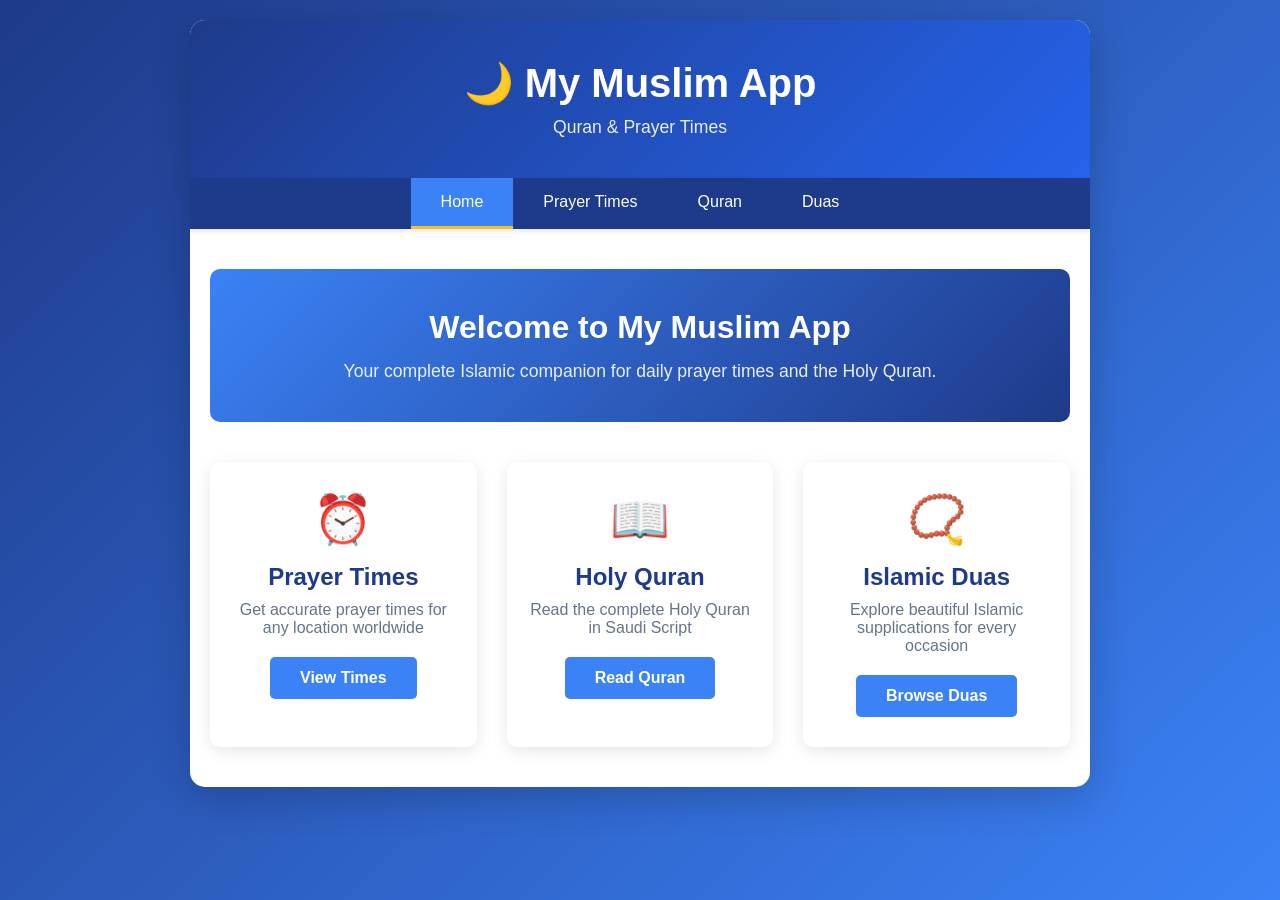
<file: index.html>
<!doctype html>
<html lang="en">
  <head>
    <meta charset="UTF-8" />
    <meta name="viewport" content="width=device-width, initial-scale=1.0" />
    <title>My Muslim App</title>
    <link rel="stylesheet" href="styles.css" />
  </head>
  <body>
    <div class="container">
      <!-- Header -->
      <header class="header">
        <h1>🌙 My Muslim App</h1>
        <p>Quran & Prayer Times</p>
      </header>

      <!-- Navigation -->
      <nav class="navbar">
        <button class="burger-menu" id="burgerMenu">
          <span></span>
          <span></span>
          <span></span>
        </button>
        <ul class="nav-list" id="navList">
          <li><a href="index.html" class="active">Home</a></li>
          <li><a href="prayer-times.html">Prayer Times</a></li>
          <li><a href="quran.html">Quran</a></li>
          <li><a href="duas.html">Duas</a></li>
        </ul>
      </nav>

      <!-- Home Content -->
      <section class="home-section">
        <div class="welcome-card">
          <h2>Welcome to My Muslim App</h2>
          <p>
            Your complete Islamic companion for daily prayer times and the Holy
            Quran.
          </p>
        </div>

        <div class="feature-cards">
          <div class="feature-card">
            <div class="feature-icon">⏰</div>
            <h3>Prayer Times</h3>
            <p>Get accurate prayer times for any location worldwide</p>
            <a href="prayer-times.html" class="btn">View Times</a>
          </div>
          <div class="feature-card">
            <div class="feature-icon">📖</div>
            <h3>Holy Quran</h3>
            <p>Read the complete Holy Quran in Saudi Script</p>
            <a href="quran.html" class="btn">Read Quran</a>
          </div>
          <div class="feature-card">
            <div class="feature-icon">📿</div>
            <h3>Islamic Duas</h3>
            <p>Explore beautiful Islamic supplications for every occasion</p>
            <a href="duas.html" class="btn">Browse Duas</a>
          </div>
        </div>
      </section>
    </div>

    <script src="script.js"></script>
  </body>
</html>
</file>
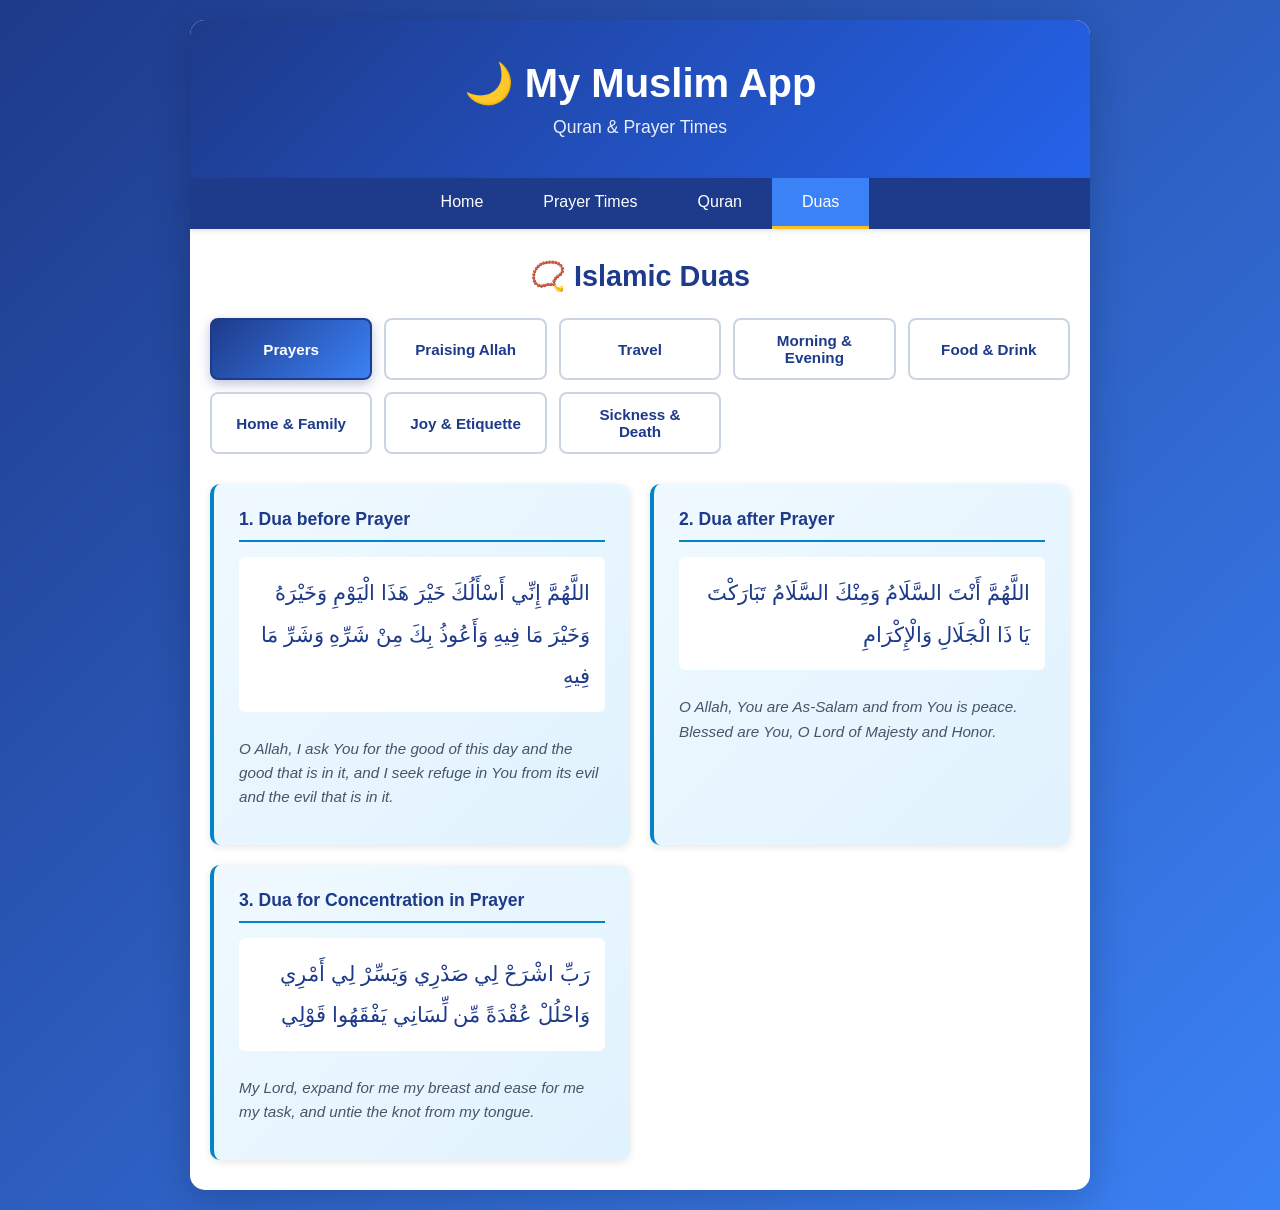
<file: duas.html>
<!doctype html>
<html lang="en">
  <head>
    <meta charset="UTF-8" />
    <meta name="viewport" content="width=device-width, initial-scale=1.0" />
    <title>Duas - My Muslim App</title>
    <link rel="stylesheet" href="styles.css" />
  </head>
  <body>
    <div class="container">
      <!-- Header -->
      <header class="header">
        <h1>🌙 My Muslim App</h1>
        <p>Quran & Prayer Times</p>
      </header>

      <!-- Navigation -->
      <nav class="navbar">
        <button class="burger-menu" id="burgerMenu">
          <span></span>
          <span></span>
          <span></span>
        </button>
        <ul class="nav-list" id="navList">
          <li><a href="index.html">Home</a></li>
          <li><a href="prayer-times.html">Prayer Times</a></li>
          <li><a href="quran.html">Quran</a></li>
          <li><a href="duas.html" class="active">Duas</a></li>
        </ul>
      </nav>

      <!-- Duas Section -->
      <section class="duas-section">
        <h2>📿 Islamic Duas</h2>

        <div class="duas-selector">
          <div class="category-buttons">
            <button class="category-btn active" data-category="prayers">
              Prayers
            </button>
            <button class="category-btn" data-category="praising">
              Praising Allah
            </button>
            <button class="category-btn" data-category="travel">Travel</button>
            <button class="category-btn" data-category="morning_evening">
              Morning & Evening
            </button>
            <button class="category-btn" data-category="food_drink">
              Food & Drink
            </button>
            <button class="category-btn" data-category="home_family">
              Home & Family
            </button>
            <button class="category-btn" data-category="joy_etiquette">
              Joy & Etiquette
            </button>
            <button class="category-btn" data-category="sickness_death">
              Sickness & Death
            </button>
          </div>
        </div>

        <div class="duas-container" id="duasContainer">
          <div class="loading">Loading duas...</div>
        </div>
      </section>
    </div>

    <script src="script.js"></script>
  </body>
</html>
</file>
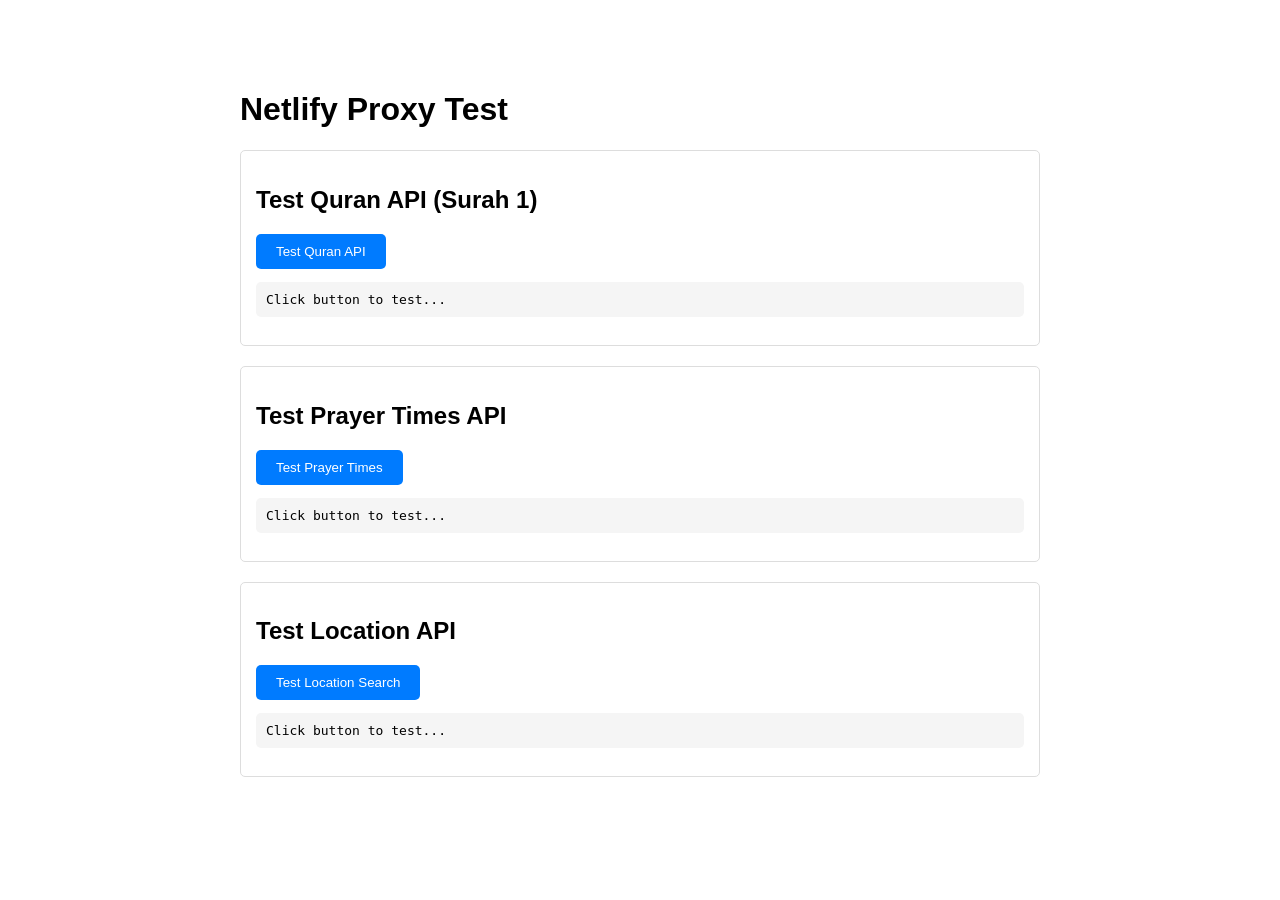
<file: test-proxy.html>
<!DOCTYPE html>
<html lang="en">
<head>
  <meta charset="UTF-8">
  <meta name="viewport" content="width=device-width, initial-scale=1.0">
  <title>Netlify Proxy Test</title>
  <style>
    body {
      font-family: Arial, sans-serif;
      max-width: 800px;
      margin: 50px auto;
      padding: 20px;
    }
    .test-section {
      margin: 20px 0;
      padding: 15px;
      border: 1px solid #ddd;
      border-radius: 5px;
    }
    button {
      padding: 10px 20px;
      background: #007bff;
      color: white;
      border: none;
      border-radius: 5px;
      cursor: pointer;
    }
    button:hover {
      background: #0056b3;
    }
    pre {
      background: #f5f5f5;
      padding: 10px;
      border-radius: 5px;
      overflow-x: auto;
      max-height: 300px;
      overflow-y: auto;
    }
  </style>
</head>
<body>
  <h1>Netlify Proxy Test</h1>
  
  <div class="test-section">
    <h2>Test Quran API (Surah 1)</h2>
    <button onclick="testQuranAPI()">Test Quran API</button>
    <pre id="quran-result">Click button to test...</pre>
  </div>

  <div class="test-section">
    <h2>Test Prayer Times API</h2>
    <button onclick="testPrayerAPI()">Test Prayer Times</button>
    <pre id="prayer-result">Click button to test...</pre>
  </div>

  <div class="test-section">
    <h2>Test Location API</h2>
    <button onclick="testLocationAPI()">Test Location Search</button>
    <pre id="location-result">Click button to test...</pre>
  </div>

  <script>
    async function testQuranAPI() {
      const result = document.getElementById('quran-result');
      result.textContent = 'Testing...';
      try {
        const url = '/.netlify/functions/proxy-api?url=' + encodeURIComponent('https://api.alquran.cloud/v1/surah/1');
        const response = await fetch(url);
        const data = await response.json();
        result.textContent = JSON.stringify(data, null, 2);
      } catch (error) {
        result.textContent = 'Error: ' + error.message;
      }
    }

    async function testPrayerAPI() {
      const result = document.getElementById('prayer-result');
      result.textContent = 'Testing...';
      try {
        const today = new Date();
        const date = String(today.getDate()).padStart(2, '0');
        const month = String(today.getMonth() + 1).padStart(2, '0');
        const year = today.getFullYear();
        const formattedDate = `${date}-${month}-${year}`;
        const url = `/.netlify/functions/proxy-api?url=${encodeURIComponent(`https://api.aladhan.com/v1/timings/${formattedDate}?latitude=30.21&longitude=-92.44&method=2`)}`;
        const response = await fetch(url);
        const data = await response.json();
        result.textContent = JSON.stringify(data, null, 2);
      } catch (error) {
        result.textContent = 'Error: ' + error.message;
      }
    }

    async function testLocationAPI() {
      const result = document.getElementById('location-result');
      result.textContent = 'Testing...';
      try {
        const url = `/.netlify/functions/proxy-api?url=${encodeURIComponent('https://nominatim.openstreetmap.org/search?q=Leesville&format=json&limit=1')}`;
        const response = await fetch(url);
        const data = await response.json();
        result.textContent = JSON.stringify(data, null, 2);
      } catch (error) {
        result.textContent = 'Error: ' + error.message;
      }
    }
  </script>
</body>
</html>
</file>
<file: styles.css>
* {
  margin: 0;
  padding: 0;
  box-sizing: border-box;
}

body {
  font-family: "Segoe UI", Tahoma, Geneva, Verdana, sans-serif;
  background: linear-gradient(135deg, #1e3a8a 0%, #3b82f6 100%);
  color: #333;
  min-height: 100vh;
  padding: 20px;
}

.container {
  max-width: 900px;
  margin: 0 auto;
  background: white;
  border-radius: 15px;
  box-shadow: 0 10px 40px rgba(0, 0, 0, 0.2);
  overflow: hidden;
}

/* Header */
.header {
  background: linear-gradient(135deg, #1e3a8a 0%, #2563eb 100%);
  color: white;
  padding: 40px 20px;
  text-align: center;
}

.header h1 {
  font-size: 2.5rem;
  margin-bottom: 10px;
  font-weight: 700;
}

.header p {
  font-size: 1.1rem;
  opacity: 0.9;
}

/* Navigation Bar */
.navbar {
  background: #1e3a8a;
  padding: 0;
  box-shadow: 0 2px 5px rgba(0, 0, 0, 0.1);
  display: flex;
  justify-content: center;
  align-items: center;
  position: relative;
}

.burger-menu {
  display: none;
  flex-direction: column;
  cursor: pointer;
  background: none;
  border: none;
  padding: 15px 20px;
  gap: 6px;
}

.burger-menu span {
  width: 25px;
  height: 3px;
  background: white;
  border-radius: 2px;
  transition: all 0.3s ease;
}

.burger-menu.active span:nth-child(1) {
  transform: rotate(45deg) translate(10px, 10px);
}

.burger-menu.active span:nth-child(2) {
  opacity: 0;
}

.burger-menu.active span:nth-child(3) {
  transform: rotate(-45deg) translate(7px, -7px);
}

.nav-list {
  list-style: none;
  display: flex;
  justify-content: center;
  gap: 0;
  margin: 0;
  padding: 0;
}

.navbar li {
  margin: 0;
}

.navbar a {
  display: block;
  color: white;
  text-decoration: none;
  padding: 15px 30px;
  transition: background 0.3s;
  border-bottom: 3px solid transparent;
  font-weight: 500;
}

.navbar a:hover {
  background: rgba(255, 255, 255, 0.1);
}

.navbar a.active {
  background: #3b82f6;
  border-bottom: 3px solid #fbbf24;
}

@media (max-width: 600px) {
  .navbar {
    justify-content: space-between;
  }

  .burger-menu {
    display: flex;
  }

  .nav-list {
    display: none;
    flex-direction: column;
    position: absolute;
    top: 100%;
    left: 0;
    right: 0;
    background: #1e3a8a;
    width: 100%;
    z-index: 1000;
  }

  .nav-list.active {
    display: flex;
  }

  .navbar a {
    padding: 12px 20px;
    border-bottom: none;
    border-left: 3px solid transparent;
  }

  .navbar a.active {
    border-left: 3px solid #fbbf24;
    border-bottom: none;
  }
}

/* Home Section */
.home-section {
  padding: 40px 20px;
  text-align: center;
}

.welcome-card {
  background: linear-gradient(135deg, #3b82f6 0%, #1e3a8a 100%);
  color: white;
  padding: 40px 20px;
  border-radius: 10px;
  margin-bottom: 40px;
}

.welcome-card h2 {
  font-size: 2rem;
  margin-bottom: 15px;
}

.welcome-card p {
  font-size: 1.1rem;
  opacity: 0.9;
}

.feature-cards {
  display: grid;
  grid-template-columns: repeat(auto-fit, minmax(250px, 1fr));
  gap: 30px;
}

.feature-card {
  background: white;
  padding: 30px 20px;
  border-radius: 10px;
  box-shadow: 0 4px 15px rgba(0, 0, 0, 0.1);
  transition: transform 0.3s;
}

.feature-card:hover {
  transform: translateY(-10px);
}

.feature-icon {
  font-size: 3rem;
  margin-bottom: 15px;
}

.feature-card h3 {
  color: #1e3a8a;
  font-size: 1.5rem;
  margin-bottom: 10px;
}

.feature-card p {
  color: #64748b;
  margin-bottom: 20px;
}

.btn {
  display: inline-block;
  background: #3b82f6;
  color: white;
  padding: 12px 30px;
  border-radius: 5px;
  text-decoration: none;
  transition: background 0.3s;
  font-weight: 600;
}

.btn:hover {
  background: #2563eb;
}

/* Prayer Times Section */
.prayer-times-section {
  padding: 30px 20px;
  background: #f8fafc;
  border-bottom: 2px solid #e2e8f0;
}

.prayer-times-section h2 {
  color: #1e3a8a;
  margin-bottom: 20px;
  font-size: 1.8rem;
}

/* Location Search */
.location-search {
  background: white;
  padding: 20px;
  border-radius: 8px;
  margin-bottom: 25px;
  box-shadow: 0 2px 8px rgba(0, 0, 0, 0.1);
  display: flex;
  gap: 10px;
  flex-wrap: wrap;
  align-items: center;
}

.location-input {
  flex: 1;
  min-width: 200px;
  padding: 12px 15px;
  border: 2px solid #cbd5e1;
  border-radius: 6px;
  font-size: 1rem;
  transition: border-color 0.3s;
}

.location-input:focus {
  outline: none;
  border-color: #3b82f6;
  box-shadow: 0 0 0 3px rgba(59, 130, 246, 0.1);
}

.search-button {
  padding: 12px 25px;
  background: #3b82f6;
  color: white;
  border: none;
  border-radius: 6px;
  font-weight: 600;
  cursor: pointer;
  transition: background 0.3s;
}

.search-button:hover {
  background: #2563eb;
}

.search-button:active {
  background: #1d4ed8;
}

.current-location {
  font-size: 0.95rem;
  color: #475569;
  font-style: italic;
  width: 100%;
}

.prayer-times-container {
  display: grid;
  grid-template-columns: repeat(auto-fit, minmax(150px, 1fr));
  gap: 15px;
}

.prayer-time {
  background: white;
  padding: 20px;
  border-radius: 10px;
  text-align: center;
  box-shadow: 0 2px 8px rgba(0, 0, 0, 0.1);
  border-left: 4px solid #3b82f6;
  transition: transform 0.2s;
  position: relative;
}

.prayer-time:hover {
  transform: translateY(-5px);
  box-shadow: 0 4px 12px rgba(0, 0, 0, 0.15);
}

.prayer-current {
  background: linear-gradient(135deg, #fef3c7 0%, #fde68a 100%);
  border-left: 4px solid #f59e0b;
  box-shadow: 0 4px 12px rgba(245, 158, 11, 0.3);
}

.prayer-next {
  background: linear-gradient(135deg, #dbeafe 0%, #bfdbfe 100%);
  border-left: 4px solid #0284c7;
  box-shadow: 0 4px 12px rgba(2, 132, 199, 0.2);
}

.prayer-badge {
  position: absolute;
  top: 8px;
  right: 8px;
  background: #0284c7;
  color: white;
  padding: 4px 10px;
  border-radius: 20px;
  font-size: 0.75rem;
  font-weight: 600;
}

.prayer-badge.current-badge {
  background: #f59e0b;
}

.prayer-name {
  font-weight: 700;
  color: #1e3a8a;
  font-size: 1rem;
  margin-bottom: 8px;
}

.prayer-time-text {
  font-size: 1.3rem;
  color: #3b82f6;
  font-weight: 600;
}

.loading {
  text-align: center;
  padding: 20px;
  color: #64748b;
  font-style: italic;
}

/* Info Section */
.info-section {
  padding: 40px 20px;
  background: #f8fafc;
}

.info-section h3 {
  color: #1e3a8a;
  margin-bottom: 15px;
  font-size: 1.5rem;
}

.info-section p {
  color: #475569;
  margin-bottom: 30px;
}

.prayer-info-cards {
  display: grid;
  grid-template-columns: repeat(auto-fit, minmax(200px, 1fr));
  gap: 20px;
}

.prayer-info-card {
  background: white;
  padding: 20px;
  border-radius: 8px;
  box-shadow: 0 2px 8px rgba(0, 0, 0, 0.1);
  border-left: 4px solid #3b82f6;
}

.prayer-info-card h4 {
  color: #1e3a8a;
  margin-bottom: 8px;
  font-size: 1.1rem;
}

.prayer-info-card p {
  color: #64748b;
  font-size: 0.95rem;
  margin: 0;
}

/* Quran Section */
.quran-section {
  padding: 30px 20px;
}

.quran-section h2 {
  color: #1e3a8a;
  margin-bottom: 25px;
  font-size: 1.8rem;
  text-align: center;
}

/* Controls */
.controls {
  margin-bottom: 30px;
  display: flex;
  gap: 20px;
  flex-wrap: wrap;
}

.search-group {
  display: flex;
  flex-direction: column;
  gap: 10px;
  flex: 1;
  min-width: 200px;
}

.search-group label {
  font-weight: 600;
  color: #1e3a8a;
  text-align: left;
}

.search-group select {
  padding: 10px 15px;
  border: 2px solid #cbd5e1;
  border-radius: 8px;
  font-size: 1rem;
  background: white;
  cursor: pointer;
  transition: border-color 0.2s;
}

.search-group select:focus {
  outline: none;
  border-color: #3b82f6;
  box-shadow: 0 0 0 3px rgba(59, 130, 246, 0.1);
}

/* Quran Content */
.quran-content {
  background: #f0f9ff;
  padding: 25px;
  border-radius: 10px;
  line-height: 2.2;
  font-size: 1.3rem;
  text-align: right;
  direction: rtl;
  max-height: 600px;
  overflow-y: auto;
  border: 2px solid #bfdbfe;
}

.surah-info {
  background: white;
  padding: 15px;
  border-radius: 8px;
  margin-bottom: 20px;
  border-left: 4px solid #3b82f6;
}

.surah-name {
  font-weight: 700;
  color: #1e3a8a;
  font-size: 1.2rem;
}

.surah-verses {
  color: #64748b;
  margin-top: 5px;
  font-size: 0.95rem;
}

.verse {
  margin-bottom: 15px;
  padding: 10px;
  background: white;
  border-radius: 5px;
  border-right: 3px solid #3b82f6;
  transition: background 0.2s;
}

.verse:hover {
  background: #f0f9ff;
}

.verse-text {
  font-size: 1.4rem;
  color: #1e3a8a;
  line-height: 2;
  margin-bottom: 8px;
}

.verse-translation {
  font-size: 1rem;
  color: #475569;
  line-height: 1.6;
  margin-bottom: 10px;
  padding: 10px;
  background: white;
  border-radius: 4px;
  border-left: 3px solid #60a5fa;
  font-style: italic;
}

.verse-number {
  color: #3b82f6;
  font-size: 0.9rem;
  font-weight: 600;
}

/* Scrollbar Styling */
.quran-content::-webkit-scrollbar {
  width: 8px;
}

.quran-content::-webkit-scrollbar-track {
  background: #e2e8f0;
  border-radius: 10px;
}

.quran-content::-webkit-scrollbar-thumb {
  background: #3b82f6;
  border-radius: 10px;
}

.quran-content::-webkit-scrollbar-thumb:hover {
  background: #2563eb;
}

/* Duas Section */
.duas-section {
  padding: 30px 20px;
}

.duas-section h2 {
  color: #1e3a8a;
  margin-bottom: 25px;
  font-size: 1.8rem;
  text-align: center;
}

.duas-selector {
  margin-bottom: 30px;
  display: flex;
  flex-direction: column;
  gap: 15px;
}

.category-buttons {
  display: grid;
  grid-template-columns: repeat(auto-fit, minmax(140px, 1fr));
  gap: 12px;
}

.category-btn {
  padding: 12px 16px;
  border: 2px solid #cbd5e1;
  border-radius: 8px;
  font-size: 0.95rem;
  font-weight: 600;
  background: white;
  color: #1e3a8a;
  cursor: pointer;
  transition: all 0.3s ease;
  text-align: center;
}

.category-btn:hover {
  border-color: #3b82f6;
  background: #f0f9ff;
}

.category-btn.active {
  background: linear-gradient(135deg, #1e3a8a 0%, #3b82f6 100%);
  color: white;
  border-color: #1e3a8a;
  box-shadow: 0 4px 12px rgba(30, 58, 138, 0.3);
}

.duas-container {
  display: grid;
  grid-template-columns: repeat(auto-fit, minmax(300px, 1fr));
  gap: 20px;
}

.dua-card {
  background: linear-gradient(135deg, #f0f9ff 0%, #e0f2fe 100%);
  padding: 25px;
  border-radius: 10px;
  border-left: 4px solid #0284c7;
  box-shadow: 0 2px 8px rgba(0, 0, 0, 0.1);
  transition:
    transform 0.3s,
    box-shadow 0.3s;
}

.dua-card:hover {
  transform: translateY(-5px);
  box-shadow: 0 4px 12px rgba(0, 0, 0, 0.15);
}

.dua-title {
  font-weight: 700;
  color: #1e3a8a;
  font-size: 1.1rem;
  margin-bottom: 15px;
  padding-bottom: 10px;
  border-bottom: 2px solid #0284c7;
}

.dua-arabic {
  font-size: 1.3rem;
  color: #1e3a8a;
  text-align: right;
  direction: rtl;
  line-height: 2;
  margin-bottom: 15px;
  padding: 15px;
  background: white;
  border-radius: 6px;
  font-family: Arial, sans-serif;
}

.dua-english {
  font-size: 0.95rem;
  color: #475569;
  font-style: italic;
  line-height: 1.6;
  text-align: left;
  direction: ltr;
  padding: 10px 0;
}
</file>
